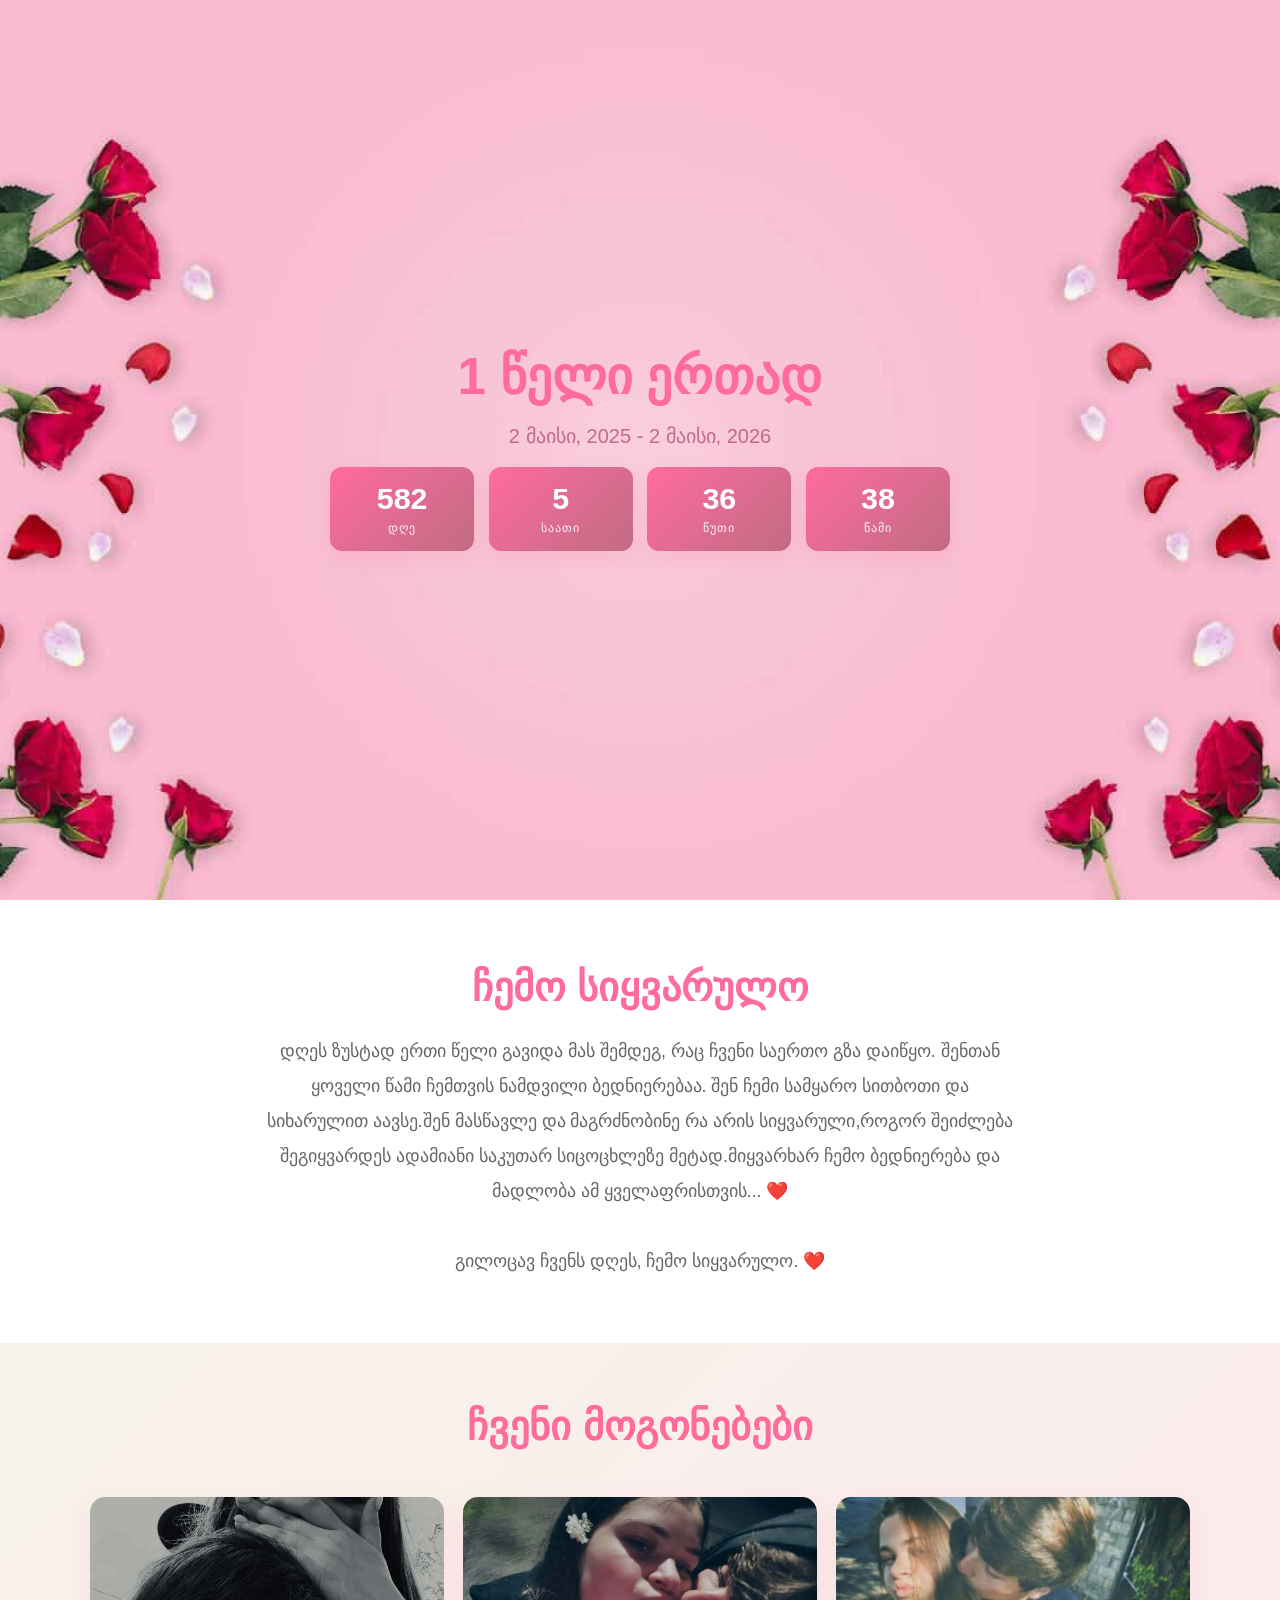
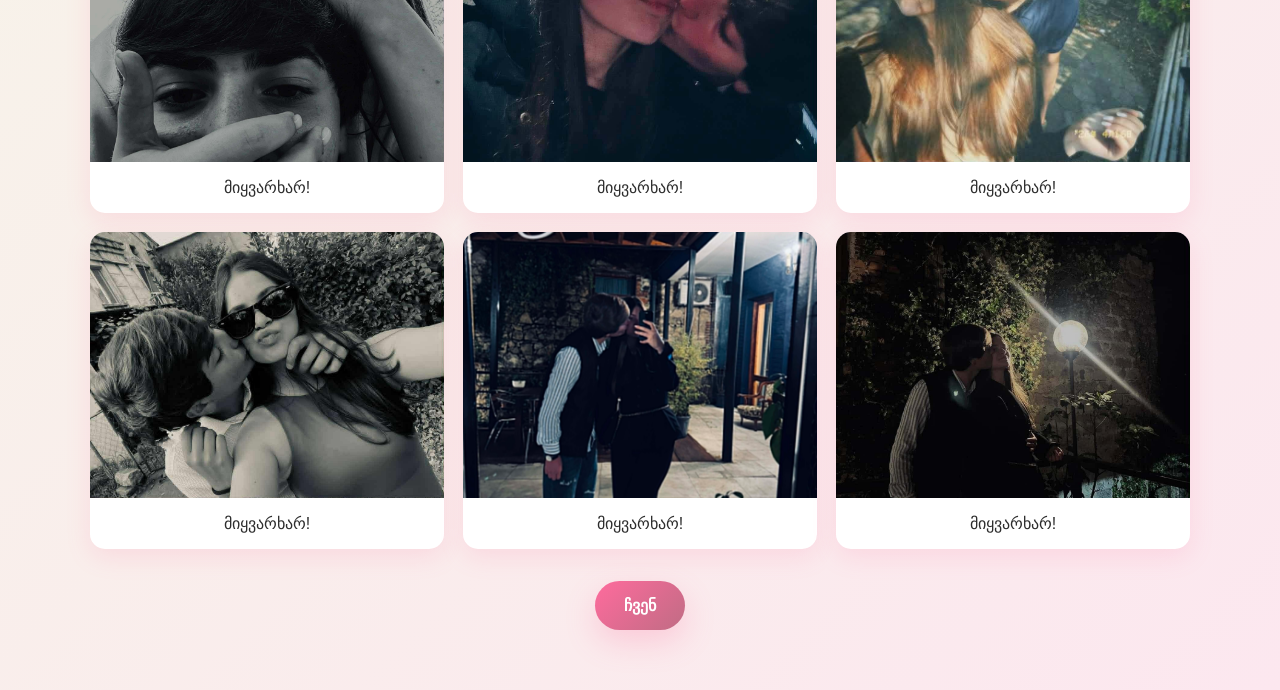
<file: anniversary.html>
<!DOCTYPE html>
<html lang="ka">
<head>
    <meta charset="UTF-8">
    <meta name="viewport" content="width=device-width, initial-scale=1.0">
    <title>ჩვენი სიყვარულის ისტორია - ერთად 1 წელი</title>
    <link rel="stylesheet" href="styles.css">
</head>
<body>
    <!-- Header / Hero -->
    <section class="hero">
        <div class="hero-left">
            <h1 class="title"> 1 წელი ერთად </h1>
            <p class="subtitle">2 მაისი, 2025 - 2 მაისი, 2026</p>

            <div class="elapsed-counter" aria-label="გასული დროის მთვლელი">
                <div class="counter-item">
                    <span class="counter-value" id="elapsed-days">0</span>
                    <p class="counter-label">დღე</p>
                </div>
                <div class="counter-item">
                    <span class="counter-value" id="elapsed-hours">0</span>
                    <p class="counter-label">საათი</p>
                </div>
                <div class="counter-item">
                    <span class="counter-value" id="elapsed-minutes">0</span>
                    <p class="counter-label">წუთი</p>
                </div>
                <div class="counter-item">
                    <span class="counter-value" id="elapsed-seconds">0</span>
                    <p class="counter-label">წამი</p>
                </div>
            </div>

        </div>
    </section>

    <!-- Special Message Section -->
    <section class="message-section">
        <h2>ჩემო სიყვარულო</h2>
        <p class="love-letter">
            დღეს ზუსტად ერთი წელი გავიდა მას შემდეგ, რაც ჩვენი საერთო გზა დაიწყო. შენთან ყოველი წამი ჩემთვის ნამდვილი ბედნიერებაა.
            შენ ჩემი სამყარო სითბოთი და სიხარულით აავსე.შენ მასწავლე და მაგრძნობინე რა არის სიყვარული,როგორ შეიძლება შეგიყვარდეს ადამიანი საკუთარ სიცოცხლეზე მეტად.მიყვარხარ ჩემო ბედნიერება და მადლობა ამ ყველაფრისთვის... ❤️
            <br><br>
            გილოცავ ჩვენს დღეს, ჩემო სიყვარულო. ❤️
        </p>
    </section>

    <!-- Photo Gallery Section -->
    <section class="gallery-section">
        <h2>ჩვენი მოგონებები</h2>
        <div class="gallery">
            <a href="photo-1.html" class="gallery-item">
                <img src="assets/photo1.jpg" class="gallery-photo">
                <p class="photo-caption">მიყვარხარ!</p>
            </a>
            <a href="photo-2.html" class="gallery-item">
                <img src="assets/photo2.jpg" class="gallery-photo">
                <p class="photo-caption">მიყვარხარ!</p>
            </a>
            <a href="photo-3.html" class="gallery-item">
                <img src="assets/photo3.jpg" class="gallery-photo">
                <p class="photo-caption">მიყვარხარ!</p>
            </a>
            <a href="photo-4.html" class="gallery-item">
                <img src="assets/photo4.jpg" class="gallery-photo">
                <p class="photo-caption">მიყვარხარ!</p>
            </a>
            <a href="photo-5.html" class="gallery-item">
                <img src="assets/photo5.jpg" class="gallery-photo">
                <p class="photo-caption">მიყვარხარ!</p>
            </a>
            <a href="photo-6.html" class="gallery-item">
                <img src="assets/photo6.jpg" class="gallery-photo">
                <p class="photo-caption">მიყვარხარ!</p>
            </a>
        </div>

        <div class="gallery-cta">
            <a href="we.html?play=1" class="gallery-button">ჩვენ</a>
        </div>
    </section>

    <!-- ✅ ONLY FIX: keep iPhone interaction alive -->
    <script>
    document.querySelector('.gallery-button')?.addEventListener('click', function(e) {
        e.preventDefault();

        // IMPORTANT: preserves user gesture for iPhone audio unlock
        setTimeout(() => {
            window.location.href = "we.html?play=1";
        }, 80);
    });
    </script>

    <script src="script.js"></script>
</body>
</html>
</file>
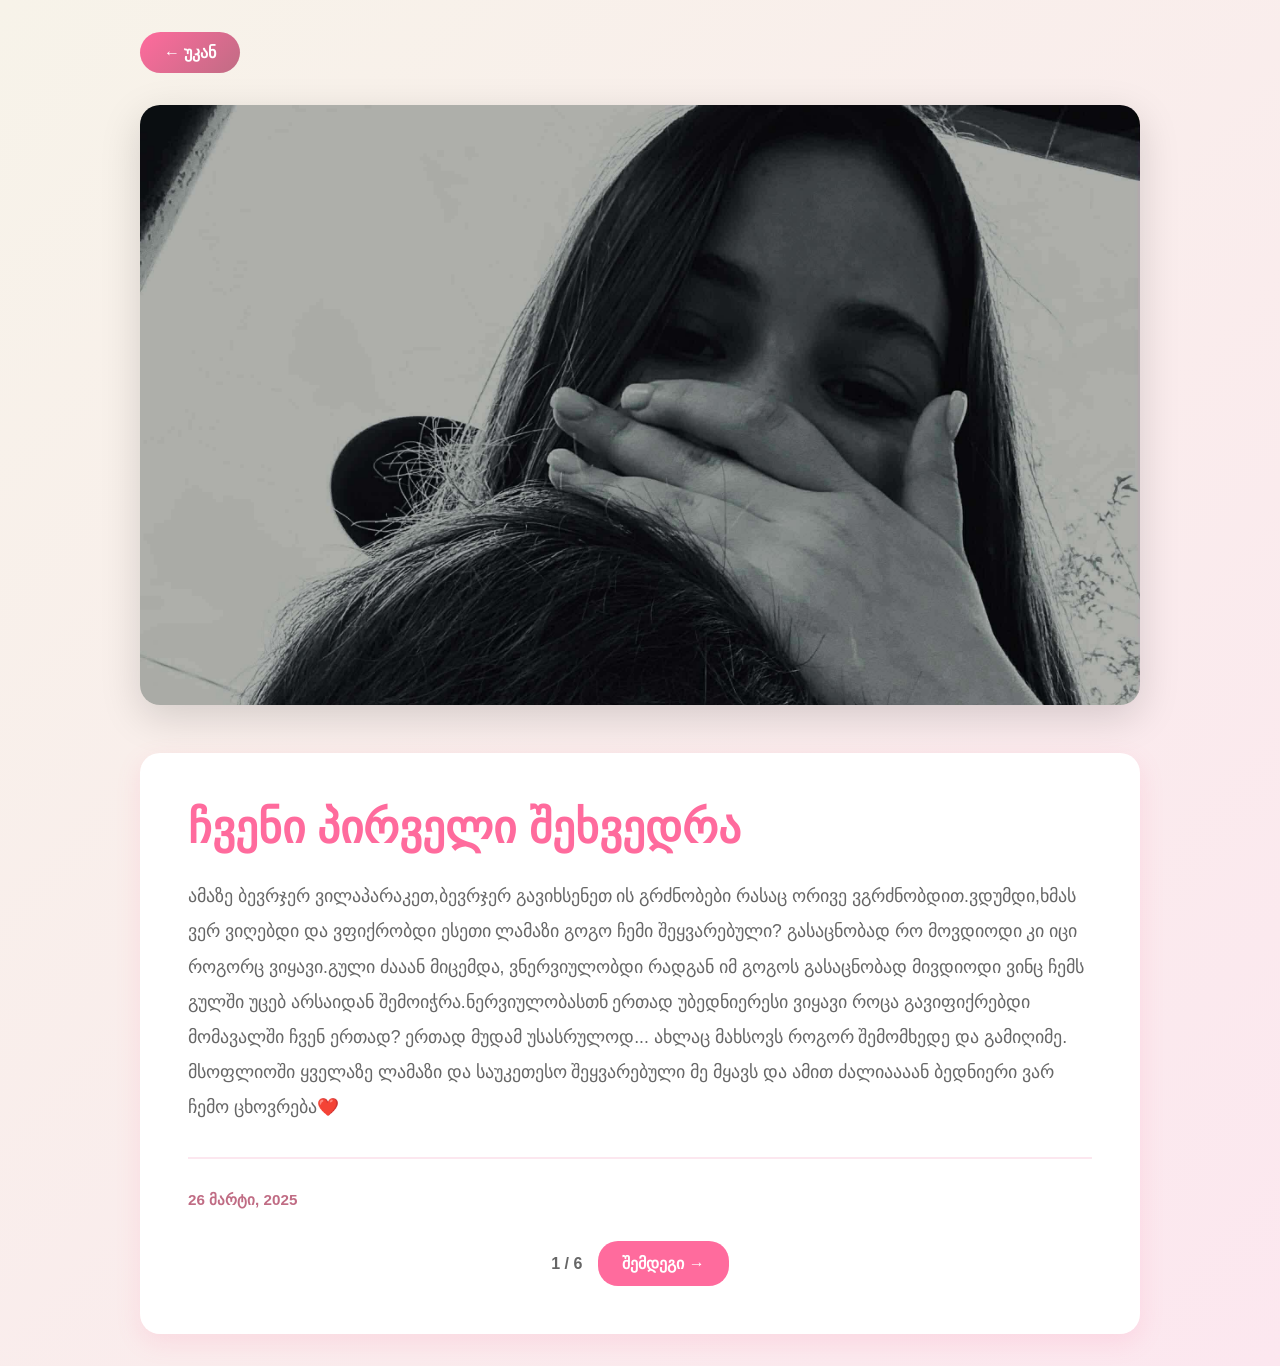
<file: photo-1.html>
<!DOCTYPE html>
<html lang="ka">
<head>
    <meta charset="UTF-8">
    <meta name="viewport" content="width=device-width, initial-scale=1.0">
    <title>ჩვენი პირველი შეხვედრა</title>
    <link rel="stylesheet" href="styles.css">
    <style>
        .photo-detail-section {
            min-height: 100vh;
            background: linear-gradient(135deg, #f7f3e9 0%, #fce7ef 100%);
            padding: 2rem;
        }

        .photo-detail-container {
            max-width: 1000px;
            margin: 0 auto;
        }

        .back-btn {
            display: inline-block;
            margin-bottom: 2rem;
            padding: 0.7rem 1.5rem;
            background: linear-gradient(135deg, #ff6b9d, #c06c84);
            color: white;
            text-decoration: none;
            border-radius: 25px;
            font-weight: 600;
            transition: all 0.3s ease;
        }

        .back-btn:hover {
            transform: translateX(-5px);
            box-shadow: 0 8px 20px rgba(255, 107, 157, 0.3);
        }

        .photo-banner {
            width: 100%;
            max-height: 600px;
            border-radius: 20px;
            overflow: hidden;
            box-shadow: 0 12px 40px rgba(0, 0, 0, 0.15);
            margin-bottom: 3rem;
            animation: fadeInUp 0.8s ease-out;
        }

        .photo-banner img {
            width: 100%;
            height: 100%;
            object-fit: cover;
            display: block;
        }

        .photo-text-section {
            background: white;
            padding: 3rem;
            border-radius: 20px;
            box-shadow: 0 8px 25px rgba(255, 107, 157, 0.15);
            animation: fadeInUp 0.8s ease-out 0.2s both;
        }

        .photo-text-section h1 {
            font-size: clamp(2rem, 5vw, 2.8rem);
            color: #ff6b9d;
            margin-bottom: 1.5rem;
            line-height: 1.2;
        }

        .photo-text-section p {
            font-size: 1.1rem;
            color: #666;
            line-height: 2;
            margin-bottom: 1.5rem;
        }

        .photo-text-section .date {
            color: #c06c84;
            font-weight: 600;
            font-size: 0.95rem;
            margin-top: 2rem;
            padding-top: 2rem;
            border-top: 2px solid #fce7ef;
        }

        .gallery-nav {
            display: flex;
            gap: 1rem;
            margin-top: 2rem;
            justify-content: center;
        }

        .nav-btn {
            padding: 0.8rem 1.5rem;
            background: #ff6b9d;
            color: white;
            border: none;
            border-radius: 20px;
            cursor: pointer;
            font-weight: 600;
            text-decoration: none;
            display: inline-block;
            transition: all 0.3s ease;
        }

        .nav-btn:hover {
            transform: translateY(-3px);
            box-shadow: 0 8px 20px rgba(255, 107, 157, 0.3);
        }

        .nav-btn:disabled {
            opacity: 0.5;
            cursor: not-allowed;
            transform: none;
        }

        @media (max-width: 768px) {
            .photo-detail-section {
                padding: 1rem;
            }

            .photo-text-section {
                padding: 1.5rem;
            }

            .photo-banner {
                max-height: 400px;
            }
        }
    </style>
</head>
<body>
    <section class="photo-detail-section">
        <div class="photo-detail-container">
            <a href="anniversary.html" class="back-btn">← უკან</a>

            <div class="photo-banner">
                <img src="assets/photo1.jpg" alt="ჩვენი პირველი შეხვედრა">
            </div>

            <div class="photo-text-section">
                <h1>ჩვენი პირველი შეხვედრა</h1>
                <p>ამაზე ბევრჯერ ვილაპარაკეთ,ბევრჯერ გავიხსენეთ ის გრძნობები რასაც ორივე ვგრძნობდით.ვდუმდი,ხმას ვერ ვიღებდი და ვფიქრობდი ესეთი ლამაზი გოგო ჩემი შეყვარებული? გასაცნობად რო მოვდიოდი კი იცი როგორც ვიყავი.გული ძააან მიცემდა, ვნერვიულობდი რადგან იმ გოგოს გასაცნობად მივდიოდი ვინც ჩემს გულში უცებ არსაიდან შემოიჭრა.ნერვიულობასთნ ერთად უბედნიერესი ვიყავი როცა გავიფიქრებდი მომავალში ჩვენ ერთად? ერთად მუდამ უსასრულოდ... ახლაც მახსოვს როგორ შემომხედე და გამიღიმე. მსოფლიოში ყველაზე ლამაზი და საუკეთესო შეყვარებული მე მყავს და ამით ძალიაააან ბედნიერი ვარ ჩემო ცხოვრება❤️</p>
                <div class="date">26 მარტი, 2025</div>

                <div class="gallery-nav">
                    <span style="align-self: center; color: #666; font-weight: 600;">1 / 6</span>
                    <a href="photo-2.html" class="nav-btn">შემდეგი →</a>
                </div>
            </div>
        </div>
    </section>
</body>
</html>
</file>
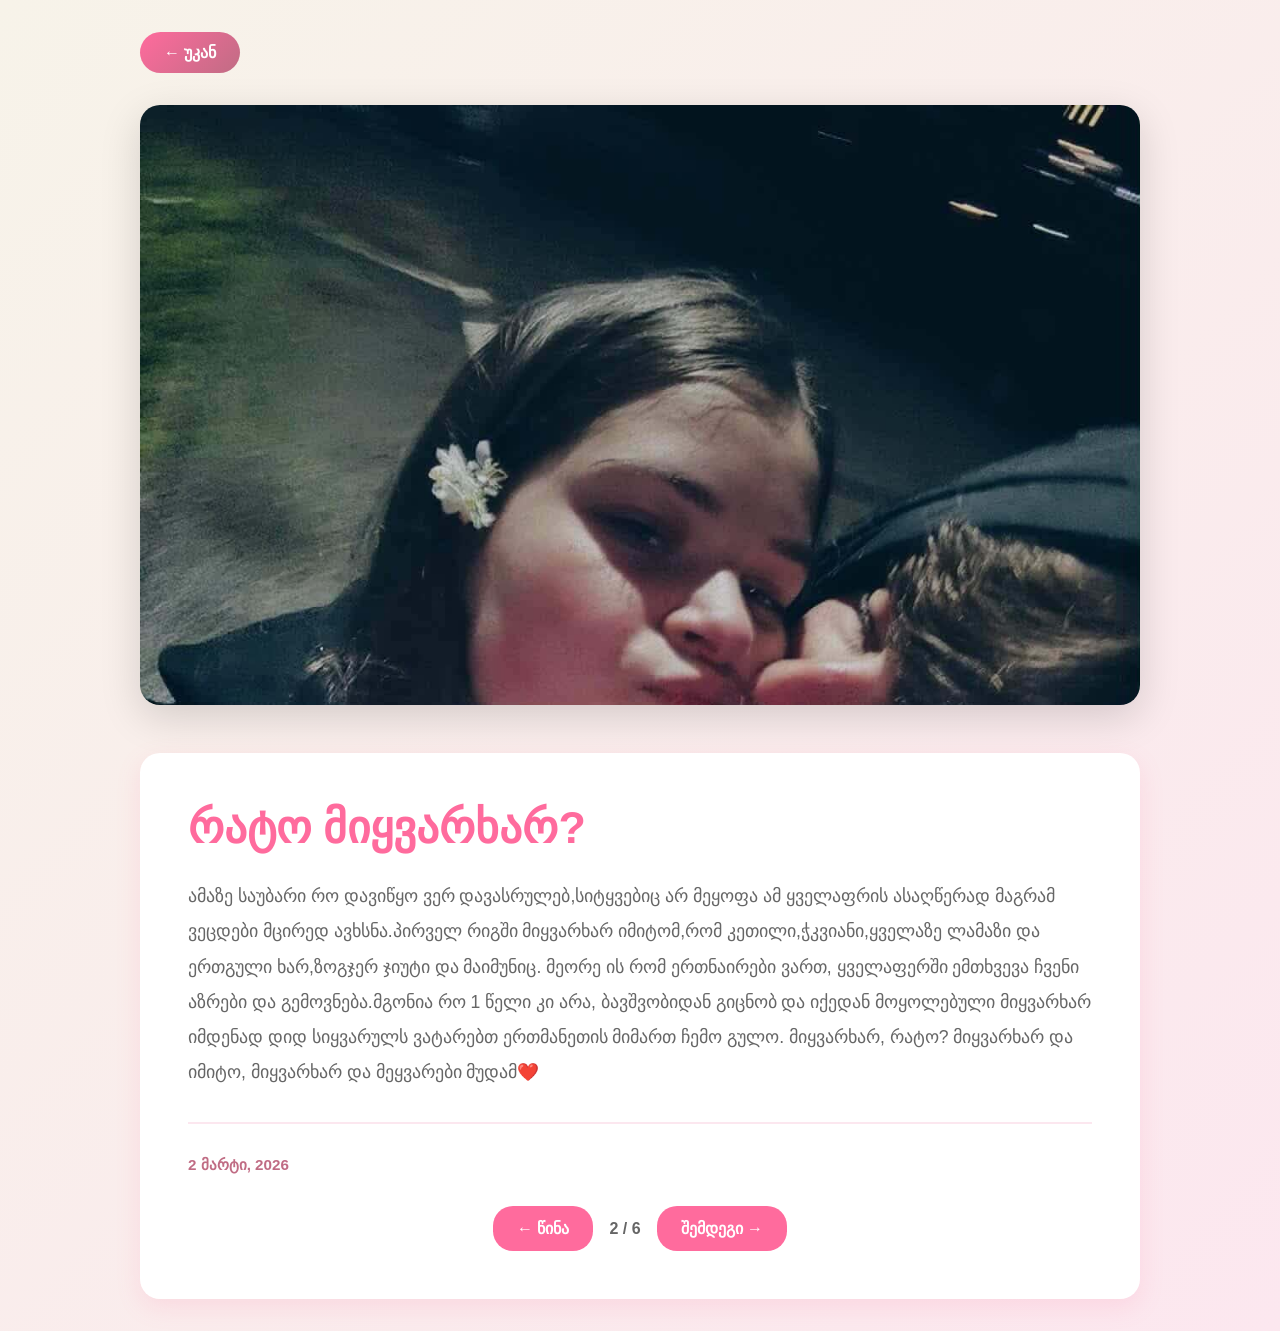
<file: photo-2.html>
<!DOCTYPE html>
<html lang="ka">
<head>
    <meta charset="UTF-8">
    <meta name="viewport" content="width=device-width, initial-scale=1.0">
    <title>თავგადასავლების დრო</title>
    <link rel="stylesheet" href="styles.css">
    <style>
        .photo-detail-section {
            min-height: 100vh;
            background: linear-gradient(135deg, #f7f3e9 0%, #fce7ef 100%);
            padding: 2rem;
        }

        .photo-detail-container {
            max-width: 1000px;
            margin: 0 auto;
        }

        .back-btn {
            display: inline-block;
            margin-bottom: 2rem;
            padding: 0.7rem 1.5rem;
            background: linear-gradient(135deg, #ff6b9d, #c06c84);
            color: white;
            text-decoration: none;
            border-radius: 25px;
            font-weight: 600;
            transition: all 0.3s ease;
        }

        .back-btn:hover {
            transform: translateX(-5px);
            box-shadow: 0 8px 20px rgba(255, 107, 157, 0.3);
        }

        .photo-banner {
            width: 100%;
            max-height: 600px;
            border-radius: 20px;
            overflow: hidden;
            box-shadow: 0 12px 40px rgba(0, 0, 0, 0.15);
            margin-bottom: 3rem;
            animation: fadeInUp 0.8s ease-out;
        }

        .photo-banner img {
            width: 100%;
            height: 100%;
            object-fit: cover;
            display: block;
        }

        .photo-text-section {
            background: white;
            padding: 3rem;
            border-radius: 20px;
            box-shadow: 0 8px 25px rgba(255, 107, 157, 0.15);
            animation: fadeInUp 0.8s ease-out 0.2s both;
        }

        .photo-text-section h1 {
            font-size: clamp(2rem, 5vw, 2.8rem);
            color: #ff6b9d;
            margin-bottom: 1.5rem;
            line-height: 1.2;
        }

        .photo-text-section p {
            font-size: 1.1rem;
            color: #666;
            line-height: 2;
            margin-bottom: 1.5rem;
        }

        .photo-text-section .date {
            color: #c06c84;
            font-weight: 600;
            font-size: 0.95rem;
            margin-top: 2rem;
            padding-top: 2rem;
            border-top: 2px solid #fce7ef;
        }

        .gallery-nav {
            display: flex;
            gap: 1rem;
            margin-top: 2rem;
            justify-content: center;
        }

        .nav-btn {
            padding: 0.8rem 1.5rem;
            background: #ff6b9d;
            color: white;
            border: none;
            border-radius: 20px;
            cursor: pointer;
            font-weight: 600;
            text-decoration: none;
            display: inline-block;
            transition: all 0.3s ease;
        }

        .nav-btn:hover {
            transform: translateY(-3px);
            box-shadow: 0 8px 20px rgba(255, 107, 157, 0.3);
        }

        @media (max-width: 768px) {
            .photo-detail-section {
                padding: 1rem;
            }

            .photo-text-section {
                padding: 1.5rem;
            }

            .photo-banner {
                max-height: 400px;
            }
        }
    </style>
</head>
<body>
    <section class="photo-detail-section">
        <div class="photo-detail-container">
            <a href="anniversary.html" class="back-btn">← უკან</a>

            <div class="photo-banner">
                <img src="assets/photo2.jpg" alt="თავგადასავლების დრო">
            </div>

            <div class="photo-text-section">
                <h1>რატო მიყვარხარ?</h1>
                <p>ამაზე საუბარი რო დავიწყო ვერ დავასრულებ,სიტყვებიც არ მეყოფა ამ ყველაფრის ასაღწერად მაგრამ ვეცდები მცირედ ავხსნა.პირველ რიგში მიყვარხარ იმიტომ,რომ კეთილი,ჭკვიანი,ყველაზე ლამაზი და ერთგული ხარ,ზოგჯერ ჯიუტი და მაიმუნიც. მეორე ის რომ ერთნაირები ვართ, ყველაფერში ემთხვევა ჩვენი აზრები და გემოვნება.მგონია რო 1 წელი კი არა, ბავშვობიდან გიცნობ და იქედან მოყოლებული მიყვარხარ იმდენად დიდ სიყვარულს ვატარებთ ერთმანეთის მიმართ ჩემო გულო. მიყვარხარ, რატო? მიყვარხარ და იმიტო, მიყვარხარ და მეყვარები მუდამ❤️</p>
                <div class="date">2 მარტი, 2026</div>

                <div class="gallery-nav">
                    <a href="photo-1.html" class="nav-btn">← წინა</a>
                    <span style="align-self: center; color: #666; font-weight: 600;">2 / 6</span>
                    <a href="photo-3.html" class="nav-btn">შემდეგი →</a>
                </div>
            </div>
        </div>
    </section>
</body>
</html>
</file>
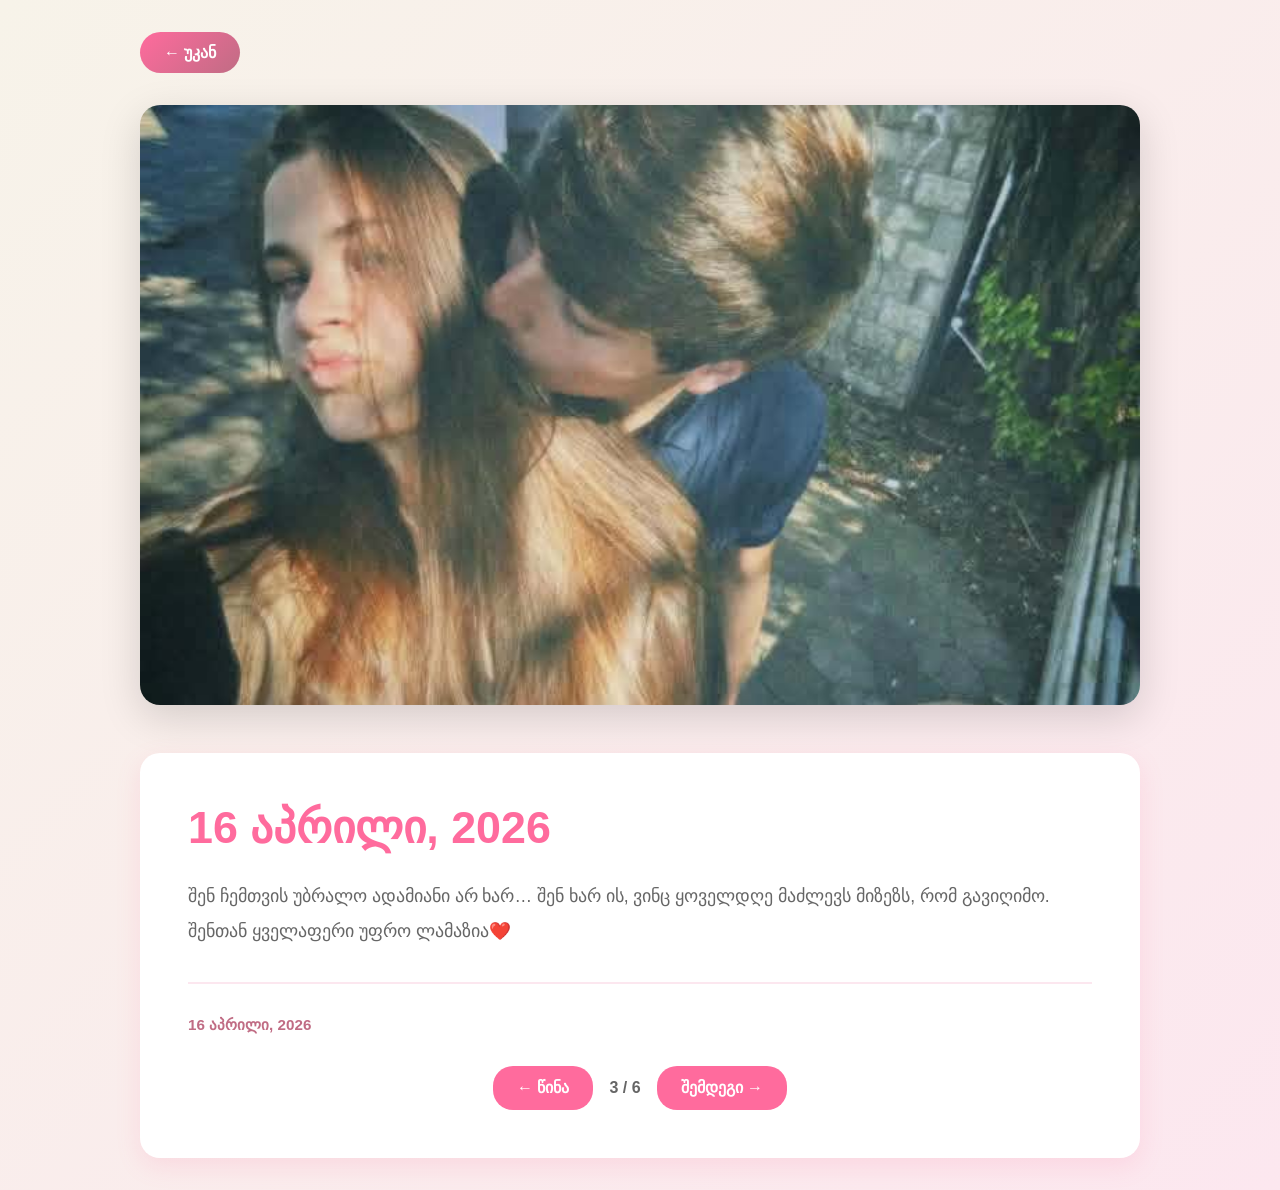
<file: photo-3.html>
<!DOCTYPE html>
<html lang="ka">
<head>
    <meta charset="UTF-8">
    <meta name="viewport" content="width=device-width, initial-scale=1.0">
    <title>სიცილი და სიყვარული</title>
    <link rel="stylesheet" href="styles.css">
    <style>
        .photo-detail-section {
            min-height: 100vh;
            background: linear-gradient(135deg, #f7f3e9 0%, #fce7ef 100%);
            padding: 2rem;
        }

        .photo-detail-container {
            max-width: 1000px;
            margin: 0 auto;
        }

        .back-btn {
            display: inline-block;
            margin-bottom: 2rem;
            padding: 0.7rem 1.5rem;
            background: linear-gradient(135deg, #ff6b9d, #c06c84);
            color: white;
            text-decoration: none;
            border-radius: 25px;
            font-weight: 600;
            transition: all 0.3s ease;
        }

        .back-btn:hover {
            transform: translateX(-5px);
            box-shadow: 0 8px 20px rgba(255, 107, 157, 0.3);
        }

        .photo-banner {
            width: 100%;
            max-height: 600px;
            border-radius: 20px;
            overflow: hidden;
            box-shadow: 0 12px 40px rgba(0, 0, 0, 0.15);
            margin-bottom: 3rem;
            animation: fadeInUp 0.8s ease-out;
        }

        .photo-banner img {
            width: 100%;
            height: 100%;
            object-fit: cover;
            display: block;
        }

        .photo-text-section {
            background: white;
            padding: 3rem;
            border-radius: 20px;
            box-shadow: 0 8px 25px rgba(255, 107, 157, 0.15);
            animation: fadeInUp 0.8s ease-out 0.2s both;
        }

        .photo-text-section h1 {
            font-size: clamp(2rem, 5vw, 2.8rem);
            color: #ff6b9d;
            margin-bottom: 1.5rem;
            line-height: 1.2;
        }

        .photo-text-section p {
            font-size: 1.1rem;
            color: #666;
            line-height: 2;
            margin-bottom: 1.5rem;
        }

        .photo-text-section .date {
            color: #c06c84;
            font-weight: 600;
            font-size: 0.95rem;
            margin-top: 2rem;
            padding-top: 2rem;
            border-top: 2px solid #fce7ef;
        }

        .gallery-nav {
            display: flex;
            gap: 1rem;
            margin-top: 2rem;
            justify-content: center;
        }

        .nav-btn {
            padding: 0.8rem 1.5rem;
            background: #ff6b9d;
            color: white;
            border: none;
            border-radius: 20px;
            cursor: pointer;
            font-weight: 600;
            text-decoration: none;
            display: inline-block;
            transition: all 0.3s ease;
        }

        .nav-btn:hover {
            transform: translateY(-3px);
            box-shadow: 0 8px 20px rgba(255, 107, 157, 0.3);
        }

        @media (max-width: 768px) {
            .photo-detail-section {
                padding: 1rem;
            }

            .photo-text-section {
                padding: 1.5rem;
            }

            .photo-banner {
                max-height: 400px;
            }
        }
    </style>
</head>
<body>
    <section class="photo-detail-section">
        <div class="photo-detail-container">
            <a href="anniversary.html" class="back-btn">← უკან</a>

            <div class="photo-banner">
                <img src="assets/photo3.jpg" alt="სიცილი და სიყვარული">
            </div>

            <div class="photo-text-section">
                <h1>16 აპრილი, 2026</h1>
                <p>შენ ჩემთვის უბრალო ადამიანი არ ხარ… შენ ხარ ის, ვინც ყოველდღე მაძლევს მიზეზს, რომ გავიღიმო. შენთან ყველაფერი უფრო ლამაზია❤️</p>
                <div class="date">16 აპრილი, 2026</div>

                <div class="gallery-nav">
                    <a href="photo-2.html" class="nav-btn">← წინა</a>
                    <span style="align-self: center; color: #666; font-weight: 600;">3 / 6</span>
                    <a href="photo-4.html" class="nav-btn">შემდეგი →</a>
                </div>
            </div>
        </div>
    </section>
</body>
</html>
</file>
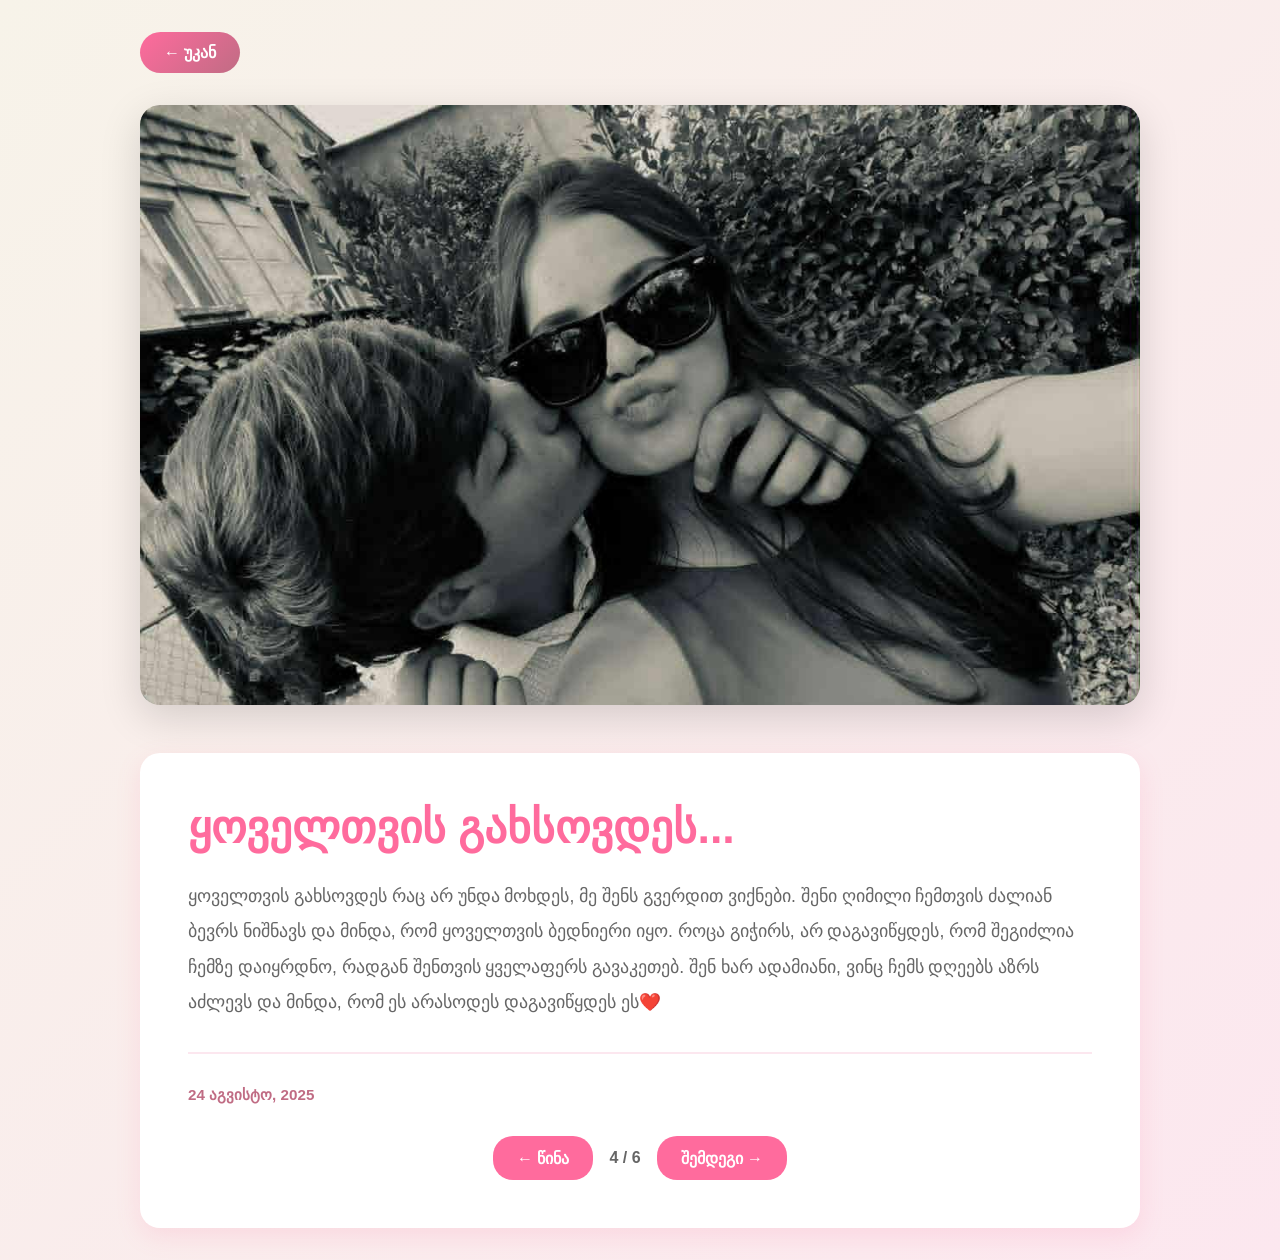
<file: photo-4.html>
<!DOCTYPE html>
<html lang="ka">
<head>
    <meta charset="UTF-8">
    <meta name="viewport" content="width=device-width, initial-scale=1.0">
    <title>განსაკუთრებული მომენტები</title>
    <link rel="stylesheet" href="styles.css">
    <style>
        .photo-detail-section {
            min-height: 100vh;
            background: linear-gradient(135deg, #f7f3e9 0%, #fce7ef 100%);
            padding: 2rem;
        }

        .photo-detail-container {
            max-width: 1000px;
            margin: 0 auto;
        }

        .back-btn {
            display: inline-block;
            margin-bottom: 2rem;
            padding: 0.7rem 1.5rem;
            background: linear-gradient(135deg, #ff6b9d, #c06c84);
            color: white;
            text-decoration: none;
            border-radius: 25px;
            font-weight: 600;
            transition: all 0.3s ease;
        }

        .back-btn:hover {
            transform: translateX(-5px);
            box-shadow: 0 8px 20px rgba(255, 107, 157, 0.3);
        }

        .photo-banner {
            width: 100%;
            max-height: 600px;
            border-radius: 20px;
            overflow: hidden;
            box-shadow: 0 12px 40px rgba(0, 0, 0, 0.15);
            margin-bottom: 3rem;
            animation: fadeInUp 0.8s ease-out;
        }

        .photo-banner img {
            width: 100%;
            height: 100%;
            object-fit: cover;
            display: block;
        }

        .photo-text-section {
            background: white;
            padding: 3rem;
            border-radius: 20px;
            box-shadow: 0 8px 25px rgba(255, 107, 157, 0.15);
            animation: fadeInUp 0.8s ease-out 0.2s both;
        }

        .photo-text-section h1 {
            font-size: clamp(2rem, 5vw, 2.8rem);
            color: #ff6b9d;
            margin-bottom: 1.5rem;
            line-height: 1.2;
        }

        .photo-text-section p {
            font-size: 1.1rem;
            color: #666;
            line-height: 2;
            margin-bottom: 1.5rem;
        }

        .photo-text-section .date {
            color: #c06c84;
            font-weight: 600;
            font-size: 0.95rem;
            margin-top: 2rem;
            padding-top: 2rem;
            border-top: 2px solid #fce7ef;
        }

        .gallery-nav {
            display: flex;
            gap: 1rem;
            margin-top: 2rem;
            justify-content: center;
        }

        .nav-btn {
            padding: 0.8rem 1.5rem;
            background: #ff6b9d;
            color: white;
            border: none;
            border-radius: 20px;
            cursor: pointer;
            font-weight: 600;
            text-decoration: none;
            display: inline-block;
            transition: all 0.3s ease;
        }

        .nav-btn:hover {
            transform: translateY(-3px);
            box-shadow: 0 8px 20px rgba(255, 107, 157, 0.3);
        }

        @media (max-width: 768px) {
            .photo-detail-section {
                padding: 1rem;
            }

            .photo-text-section {
                padding: 1.5rem;
            }

            .photo-banner {
                max-height: 400px;
            }
        }
    </style>
</head>
<body>
    <section class="photo-detail-section">
        <div class="photo-detail-container">
            <a href="anniversary.html" class="back-btn">← უკან</a>

            <div class="photo-banner">
                <img src="assets/photo4.jpg" alt="განსაკუთრებული მომენტები">
            </div>

            <div class="photo-text-section">
                <h1>ყოველთვის გახსოვდეს...</h1>
                <p>ყოველთვის გახსოვდეს რაც არ უნდა მოხდეს, მე შენს გვერდით ვიქნები. შენი ღიმილი ჩემთვის ძალიან ბევრს ნიშნავს და მინდა, რომ ყოველთვის ბედნიერი იყო. როცა გიჭირს, არ დაგავიწყდეს, რომ შეგიძლია ჩემზე დაიყრდნო, რადგან შენთვის ყველაფერს გავაკეთებ. შენ ხარ ადამიანი, ვინც ჩემს დღეებს აზრს აძლევს და მინდა, რომ ეს არასოდეს დაგავიწყდეს ეს❤️</p>
                <div class="date">24 აგვისტო, 2025</div>

                <div class="gallery-nav">
                    <a href="photo-3.html" class="nav-btn">← წინა</a>
                    <span style="align-self: center; color: #666; font-weight: 600;">4 / 6</span>
                    <a href="photo-5.html" class="nav-btn">შემდეგი →</a>
                </div>
            </div>
        </div>
    </section>
</body>
</html>
</file>
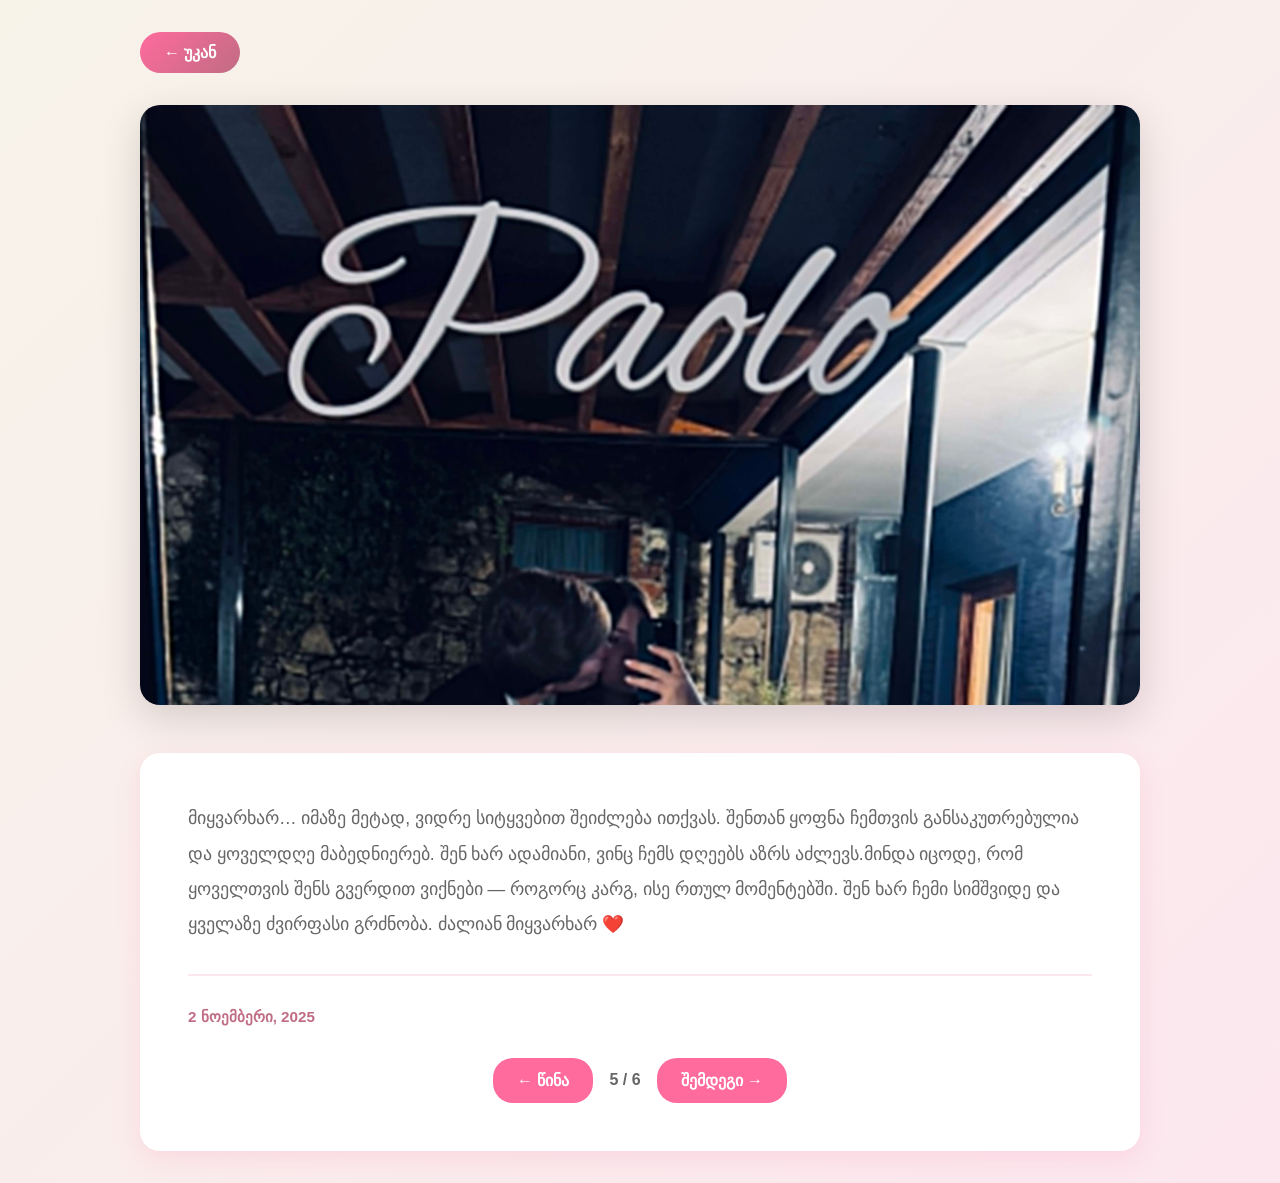
<file: photo-5.html>
<!DOCTYPE html>
<html lang="ka">
<head>
    <meta charset="UTF-8">
    <meta name="viewport" content="width=device-width, initial-scale=1.0">
    <title>ჩვენი ყოფილი მომენტი</title>
    <link rel="stylesheet" href="styles.css">
    <style>
        .photo-detail-section {
            min-height: 100vh;
            background: linear-gradient(135deg, #f7f3e9 0%, #fce7ef 100%);
            padding: 2rem;
        }

        .photo-detail-container {
            max-width: 1000px;
            margin: 0 auto;
        }

        .back-btn {
            display: inline-block;
            margin-bottom: 2rem;
            padding: 0.7rem 1.5rem;
            background: linear-gradient(135deg, #ff6b9d, #c06c84);
            color: white;
            text-decoration: none;
            border-radius: 25px;
            font-weight: 600;
            transition: all 0.3s ease;
        }

        .back-btn:hover {
            transform: translateX(-5px);
            box-shadow: 0 8px 20px rgba(255, 107, 157, 0.3);
        }

        .photo-banner {
            width: 100%;
            max-height: 600px;
            border-radius: 20px;
            overflow: hidden;
            box-shadow: 0 12px 40px rgba(0, 0, 0, 0.15);
            margin-bottom: 3rem;
            animation: fadeInUp 0.8s ease-out;
        }

        .photo-banner img {
            width: 100%;
            height: 100%;
            object-fit: cover;
            display: block;
        }

        .photo-text-section {
            background: white;
            padding: 3rem;
            border-radius: 20px;
            box-shadow: 0 8px 25px rgba(255, 107, 157, 0.15);
            animation: fadeInUp 0.8s ease-out 0.2s both;
        }

        .photo-text-section h1 {
            font-size: clamp(2rem, 5vw, 2.8rem);
            color: #ff6b9d;
            margin-bottom: 1.5rem;
            line-height: 1.2;
        }

        .photo-text-section p {
            font-size: 1.1rem;
            color: #666;
            line-height: 2;
            margin-bottom: 1.5rem;
        }

        .photo-text-section .date {
            color: #c06c84;
            font-weight: 600;
            font-size: 0.95rem;
            margin-top: 2rem;
            padding-top: 2rem;
            border-top: 2px solid #fce7ef;
        }

        .gallery-nav {
            display: flex;
            gap: 1rem;
            margin-top: 2rem;
            justify-content: center;
        }

        .nav-btn {
            padding: 0.8rem 1.5rem;
            background: #ff6b9d;
            color: white;
            border: none;
            border-radius: 20px;
            cursor: pointer;
            font-weight: 600;
            text-decoration: none;
            display: inline-block;
            transition: all 0.3s ease;
        }

        .nav-btn:hover {
            transform: translateY(-3px);
            box-shadow: 0 8px 20px rgba(255, 107, 157, 0.3);
        }

        @media (max-width: 768px) {
            .photo-detail-section {
                padding: 1rem;
            }

            .photo-text-section {
                padding: 1.5rem;
            }

            .photo-banner {
                max-height: 400px;
            }
        }
    </style>
</head>
<body>
    <section class="photo-detail-section">
        <div class="photo-detail-container">
            <a href="anniversary.html" class="back-btn">← უკან</a>

            <div class="photo-banner">
                <img src="assets/photo5.jpg" alt="ჩვენი ყოფილი მომენტი">
            </div>

            <div class="photo-text-section">
                <p>მიყვარხარ… იმაზე მეტად, ვიდრე სიტყვებით შეიძლება ითქვას. შენთან ყოფნა ჩემთვის განსაკუთრებულია და ყოველდღე მაბედნიერებ. შენ ხარ ადამიანი, ვინც ჩემს დღეებს აზრს აძლევს.მინდა იცოდე, რომ ყოველთვის შენს გვერდით ვიქნები — როგორც კარგ, ისე რთულ მომენტებში. შენ ხარ ჩემი სიმშვიდე და ყველაზე ძვირფასი გრძნობა. ძალიან მიყვარხარ ❤️</p>
                <div class="date">2 ნოემბერი, 2025</div>


                <div class="gallery-nav">
                    <a href="photo-4.html" class="nav-btn">← წინა</a>
                    <span style="align-self: center; color: #666; font-weight: 600;">5 / 6</span>
                    <a href="photo-6.html" class="nav-btn">შემდეგი →</a>
                </div>
            </div>
        </div>
    </section>
</body>
</html>
</file>
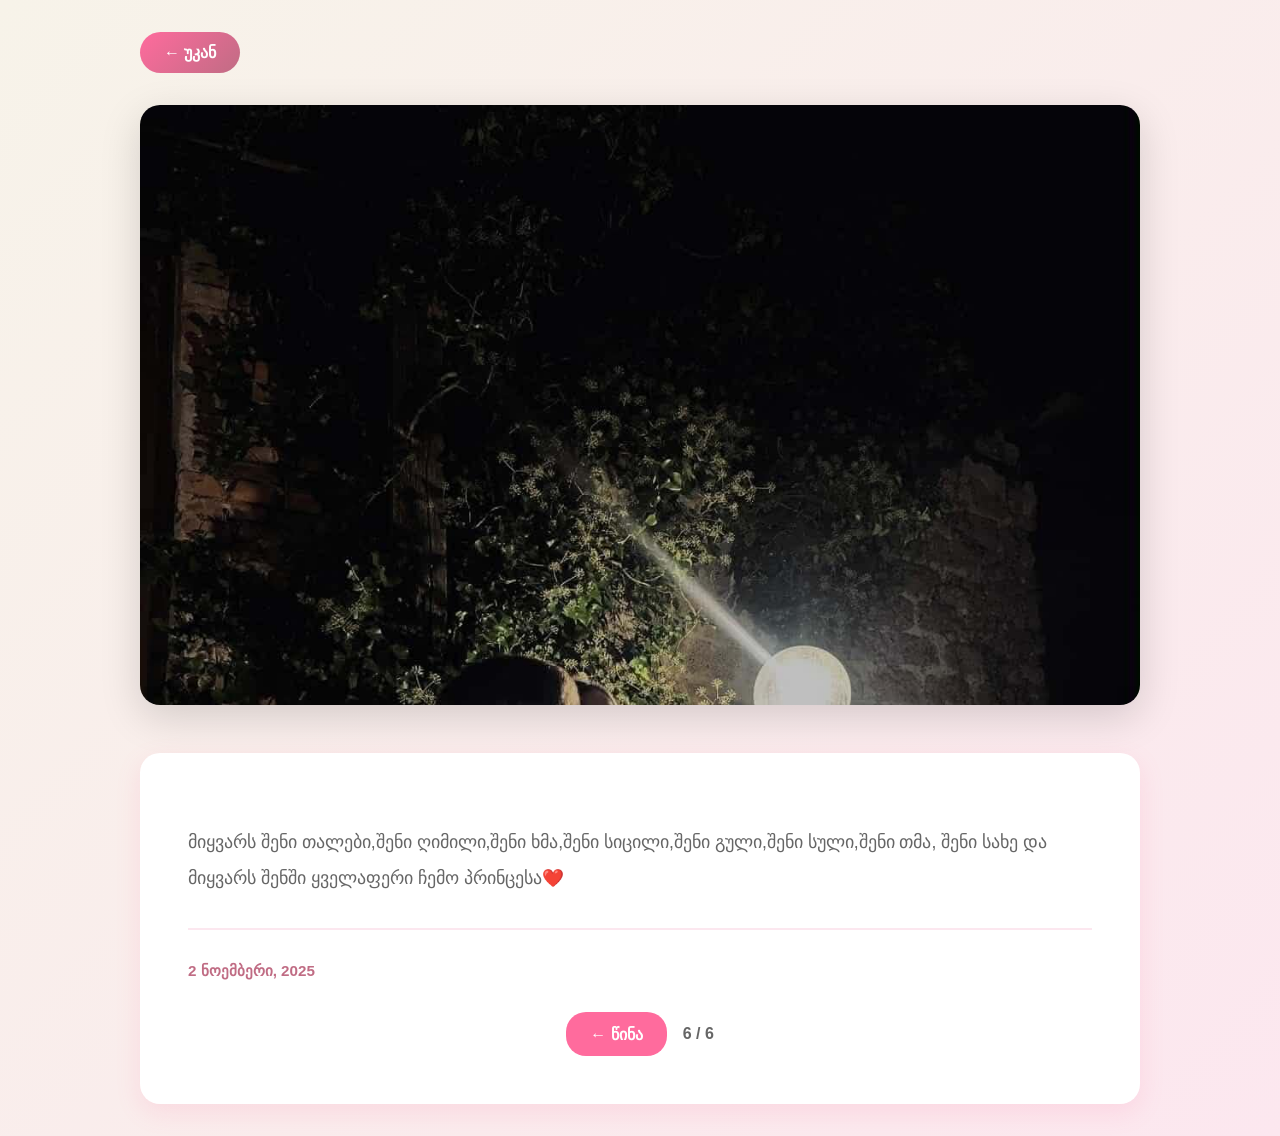
<file: photo-6.html>
<!DOCTYPE html>
<html lang="ka">
<head>
    <meta charset="UTF-8">
    <meta name="viewport" content="width=device-width, initial-scale=1.0">
    <title>ერთი კიდევ თავგადასავალი</title>
    <link rel="stylesheet" href="styles.css">
    <style>
        .photo-detail-section {
            min-height: 100vh;
            background: linear-gradient(135deg, #f7f3e9 0%, #fce7ef 100%);
            padding: 2rem;
        }

        .photo-detail-container {
            max-width: 1000px;
            margin: 0 auto;
        }

        .back-btn {
            display: inline-block;
            margin-bottom: 2rem;
            padding: 0.7rem 1.5rem;
            background: linear-gradient(135deg, #ff6b9d, #c06c84);
            color: white;
            text-decoration: none;
            border-radius: 25px;
            font-weight: 600;
            transition: all 0.3s ease;
        }

        .back-btn:hover {
            transform: translateX(-5px);
            box-shadow: 0 8px 20px rgba(255, 107, 157, 0.3);
        }

        .photo-banner {
            width: 100%;
            max-height: 600px;
            border-radius: 20px;
            overflow: hidden;
            box-shadow: 0 12px 40px rgba(0, 0, 0, 0.15);
            margin-bottom: 3rem;
            animation: fadeInUp 0.8s ease-out;
        }

        .photo-banner img {
            width: 100%;
            height: 100%;
            object-fit: cover;
            display: block;
        }

        .photo-text-section {
            background: white;
            padding: 3rem;
            border-radius: 20px;
            box-shadow: 0 8px 25px rgba(255, 107, 157, 0.15);
            animation: fadeInUp 0.8s ease-out 0.2s both;
        }

        .photo-text-section h1 {
            font-size: clamp(2rem, 5vw, 2.8rem);
            color: #ff6b9d;
            margin-bottom: 1.5rem;
            line-height: 1.2;
        }

        .photo-text-section p {
            font-size: 1.1rem;
            color: #666;
            line-height: 2;
            margin-bottom: 1.5rem;
        }

        .photo-text-section .date {
            color: #c06c84;
            font-weight: 600;
            font-size: 0.95rem;
            margin-top: 2rem;
            padding-top: 2rem;
            border-top: 2px solid #fce7ef;
        }

        .gallery-nav {
            display: flex;
            gap: 1rem;
            margin-top: 2rem;
            justify-content: center;
        }

        .nav-btn {
            padding: 0.8rem 1.5rem;
            background: #ff6b9d;
            color: white;
            border: none;
            border-radius: 20px;
            cursor: pointer;
            font-weight: 600;
            text-decoration: none;
            display: inline-block;
            transition: all 0.3s ease;
        }

        .nav-btn:hover {
            transform: translateY(-3px);
            box-shadow: 0 8px 20px rgba(255, 107, 157, 0.3);
        }

        @media (max-width: 768px) {
            .photo-detail-section {
                padding: 1rem;
            }

            .photo-text-section {
                padding: 1.5rem;
            }

            .photo-banner {
                max-height: 400px;
            }
        }
    </style>
</head>
<body>
    <section class="photo-detail-section">
        <div class="photo-detail-container">
            <a href="anniversary.html" class="back-btn">← უკან</a>

            <div class="photo-banner">
                <img src="assets/photo6.jpg" alt="ერთი კიდევ თავგადასავალი">
            </div>

            <div class="photo-text-section">
                <h1></h1>
                
                <p>მიყვარს შენი თალები,შენი ღიმილი,შენი ხმა,შენი სიცილი,შენი გული,შენი სული,შენი თმა, შენი სახე და მიყვარს შენში ყველაფერი ჩემო პრინცესა❤️</p>
                <div class="date">2 ნოემბერი, 2025</div>

                <div class="gallery-nav">
                    <a href="photo-5.html" class="nav-btn">← წინა</a>
                    <span style="align-self: center; color: #666; font-weight: 600;">6 / 6</span>
                </div>
            </div>
        </div>
    </section>
</body>
</html>
</file>
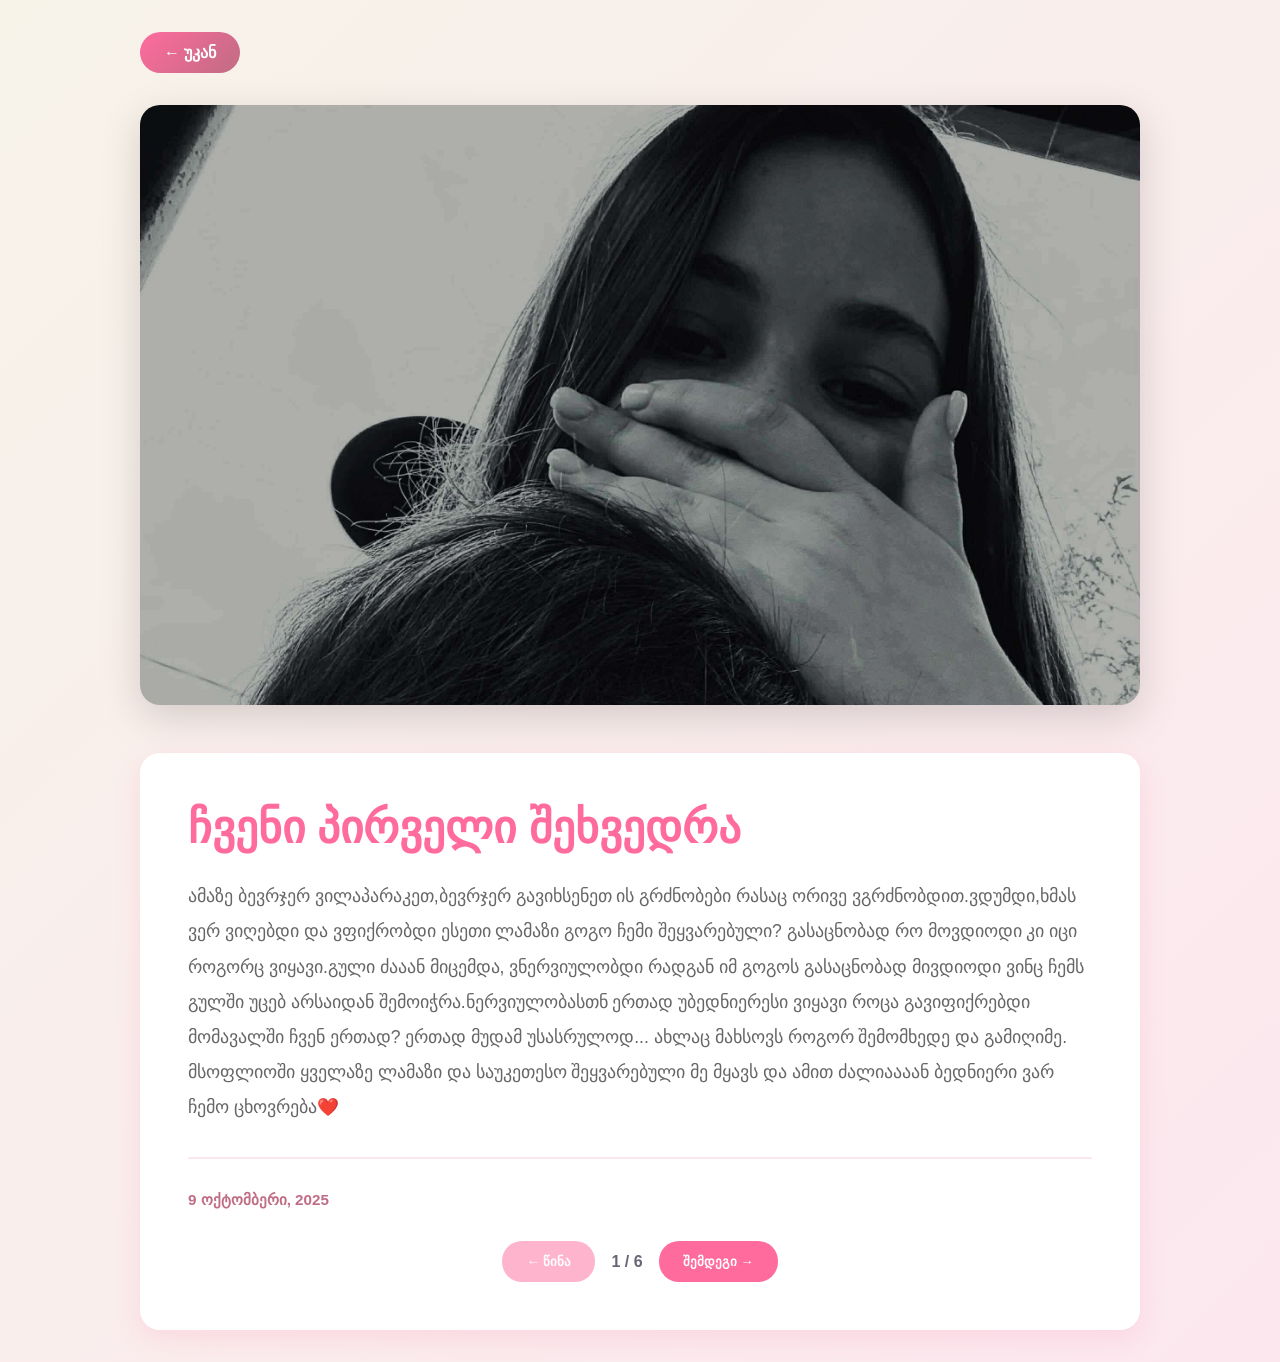
<file: photo-detail.html>
<!DOCTYPE html>
<html lang="ka">
<head>
    <meta charset="UTF-8">
    <meta name="viewport" content="width=device-width, initial-scale=1.0">
    <title>ფოტო დეტალი</title>
    <link rel="stylesheet" href="styles.css">
    <style>
        .photo-detail-section {
            min-height: 100vh;
            background: linear-gradient(135deg, #f7f3e9 0%, #fce7ef 100%);
            padding: 2rem;
        }

        .photo-detail-container {
            max-width: 1000px;
            margin: 0 auto;
        }

        .back-btn {
            display: inline-block;
            margin-bottom: 2rem;
            padding: 0.7rem 1.5rem;
            background: linear-gradient(135deg, #ff6b9d, #c06c84);
            color: white;
            text-decoration: none;
            border-radius: 25px;
            font-weight: 600;
            transition: all 0.3s ease;
        }

        .back-btn:hover {
            transform: translateX(-5px);
            box-shadow: 0 8px 20px rgba(255, 107, 157, 0.3);
        }

        .photo-banner {
            width: 100%;
            max-height: 600px;
            border-radius: 20px;
            overflow: hidden;
            box-shadow: 0 12px 40px rgba(0, 0, 0, 0.15);
            margin-bottom: 3rem;
            animation: fadeInUp 0.8s ease-out;
        }

        .photo-banner img {
            width: 100%;
            height: 100%;
            object-fit: cover;
            display: block;
        }

        .photo-text-section {
            background: white;
            padding: 3rem;
            border-radius: 20px;
            box-shadow: 0 8px 25px rgba(255, 107, 157, 0.15);
            animation: fadeInUp 0.8s ease-out 0.2s both;
        }

        .photo-text-section h1 {
            font-size: clamp(2rem, 5vw, 2.8rem);
            color: #ff6b9d;
            margin-bottom: 1.5rem;
            line-height: 1.2;
        }

        .photo-text-section p {
            font-size: 1.1rem;
            color: #666;
            line-height: 2;
            margin-bottom: 1.5rem;
        }

        .photo-text-section .date {
            color: #c06c84;
            font-weight: 600;
            font-size: 0.95rem;
            margin-top: 2rem;
            padding-top: 2rem;
            border-top: 2px solid #fce7ef;
        }

        .gallery-nav {
            display: flex;
            gap: 1rem;
            margin-top: 2rem;
            justify-content: center;
        }

        .nav-btn {
            padding: 0.8rem 1.5rem;
            background: #ff6b9d;
            color: white;
            border: none;
            border-radius: 20px;
            cursor: pointer;
            font-weight: 600;
            transition: all 0.3s ease;
        }

        .nav-btn:hover {
            transform: translateY(-3px);
            box-shadow: 0 8px 20px rgba(255, 107, 157, 0.3);
        }

        .nav-btn:disabled {
            opacity: 0.5;
            cursor: not-allowed;
            transform: none;
        }

        @media (max-width: 768px) {
            .photo-detail-section {
                padding: 1rem;
            }

            .photo-text-section {
                padding: 1.5rem;
            }

            .photo-banner {
                max-height: 400px;
            }
        }
    </style>
</head>
<body>
    <section class="photo-detail-section">
        <div class="photo-detail-container">
            <a href="anniversary.html" class="back-btn">← უკან</a>

            <div class="photo-banner">
                <img id="detailPhoto" src="assets/photo1.jpg" alt="ფოტო" class="photo-detail-image">
            </div>

            <div class="photo-text-section">
                <h1 id="photoTitle">ჩვენი პირველი შეხვედრა</h1>
                <p id="photoDescription">
                    ამაზე ბევრჯერ ვილაპარაკეთ,ბევრჯერ გავიხსენეთ ის გრძნობები რასაც ორივე ვგრძნობდით.ვდუმდი,ხმას ვერ ვიღებდი და ვფიქრობდი ესეთი ლამაზი გოგო ჩემი შეყვარებული? გასაცნობად რო მოვდიოდი კი იცი როგორც ვიყავი.გული ძააან მიცემდა, ვნერვიულობდი რადგან იმ გოგოს გასაცნობად მივდიოდი ვინც ჩემს გულში უცებ არსაიდან შემოიჭრა.ნერვიულობასთნ ერთად უბედნიერესი ვიყავი როცა გავიფიქრებდი მომავალში ჩვენ ერთად? ერთად მუდამ უსასრულოდ...! ახლაც მახსოვს როგორ შემომხედე და გამიღიმე. 
                    
                    მსოფლიოში ყველაზე ლამაზი და საუკეთესო შეყვარებული მე მყავს და ამით ძალიაააან ბედნიერი ვარ ჩემო ცხოვრება❤️
                </p>
                <div class="date" id="photoDate">9 ოქტომბერი, 2025</div>

                <div class="gallery-nav">
                    <button class="nav-btn" id="prevBtn" onclick="previousPhoto()">← წინა</button>
                    <span id="photoCounter" style="align-self: center; color: #667; font-weight: 600;">1 / 6</span>
                    <button class="nav-btn" id="nextBtn" onclick="nextPhoto()">შემდეგი →</button>
                </div>
            </div>
        </div>
    </section>

    <script>
        const photos = [
            {
                src: 'assets/photo1.jpg',
                title: 'ჩვენი პირველი შეხვედრა',
                description: 'ამაზე ბევრჯერ ვილაპარაკეთ,ბევრჯერ გავიხსენეთ ის გრძნობები რასაც ორივე ვგრძნობდით.ვდუმდი,ხმას ვერ ვიღებდი და ვფიქრობდი ესეთი ლამაზი გოგო ჩემი შეყვარებული? გასაცნობად რო მოვდიოდი კი იცი როგორც ვიყავი.გული ძააან მიცემდა, ვნერვიულობდი რადგან იმ გოგოს გასაცნობად მივდიოდი ვინც ჩემს გულში უცებ არსაიდან შემოიჭრა.ნერვიულობასთნ ერთად უბედნიერესი ვიყავი როცა გავიფიქრებდი მომავალში ჩვენ ერთად? ერთად მუდამ უსასრულოდ... ახლაც მახსოვს როგორ შემომხედე და გამიღიმე. მსოფლიოში ყველაზე ლამაზი და საუკეთესო შეყვარებული მე მყავს და ამით ძალიაააან ბედნიერი ვარ ჩემო ცხოვრება❤️',
                date: '9 ოქტომბერი, 2025'
            },
            {
                src: 'assets/photo2.jpg',
                title: 'რატო მიყვარხარ?',
                description: 'ამაზე საუბარი რო დავიწყო ვერ დავასრულებ,სიტყვებიც არ მეყოფა ამ ყველაფრის ასაღწერად მაგრამ ვეცდები მცირედ ავხსნა.პირველ რიგში მიყვარხარ იმიტომ,რომ კეთილი,ჭკვიანი,ყველაზე ლამაზი და ერთგული ხარ,ზოგჯერ ჯიუტი და მაიმუნიც. მეორე ის რომ ერთნაირები ვართ, ყველაფერში ემთხვევა ჩვენი აზრები და გემოვნება.მგონია რო 1 წელი კი არა, ბავშვობიდან გიცნობ და იქედან მოყოლებული მიყვარხარ იმდენად დიდ სიყვარულს ვატარებთ ერთმანეთის მიმართ ჩემო გულო. მიყვარხარ, რატო? მიყვარხარ და იმიტო, მიყვარხარ და მეყვარები მუდამ❤️',
                date: '2 მარტი, 2026'
            },
            {
                src: 'assets/photo3.jpg',
                description: 'შენ ჩემთვის უბრალო ადამიანი არ ხარ… შენ ხარ ის, ვინც ყოველდღე მაძლევს მიზეზს, რომ გავიღიმო. შენთან ყველაფერი უფრო ლამაზია❤️',
                date: '16 აპრილი, 2026'
            },
            {
                src: 'assets/photo4.jpg',
                title: 'ყოველთვის გახსოვდეს...',
                description: 'ყოველთვის გახსოვდეს რაც არ უნდა მოხდეს, მე შენს გვერდით ვიქნები. შენი ღიმილი ჩემთვის ძალიან ბევრს ნიშნავს და მინდა, რომ ყოველთვის ბედნიერი იყო. როცა გიჭირს, არ დაგავიწყდეს, რომ შეგიძლია ჩემზე დაიყრდნო, რადგან შენთვის ყველაფერს გავაკეთებ. შენ ხარ ადამიანი, ვინც ჩემს დღეებს აზრს აძლევს და მინდა, რომ ეს არასოდეს დაგავიწყდეს ეს❤️',
                date: '24 აგვისტო, 2025'
            },
            {
                src: 'assets/photo5.jpg',
                description: 'მიყვარხარ… იმაზე მეტად, ვიდრე სიტყვებით შეიძლება ითქვას. შენთან ყოფნა ჩემთვის განსაკუთრებულია და ყოველდღე მაბედნიერებ. შენ ხარ ადამიანი, ვინც ჩემს დღეებს აზრს აძლევს.მინდა იცოდე, რომ ყოველთვის შენს გვერდით ვიქნები — როგორც კარგ, ისე რთულ მომენტებში. შენ ხარ ჩემი სიმშვიდე და ყველაზე ძვირფასი გრძნობა. ძალიან მიყვარხარ ❤️',
                date: '2 ნოემბერი, 2025'
            },
            {
                src: 'assets/photo6.jpg',
                description: 'მიყვარს შენი თალები,შენი ღიმილი,შენი ხმა,შენი სიცილი,შენი გული,შენი სული,შენი თმა, შენი სახე და მიყვარს შენში ყველაფერი ჩემო პრინცესა❤️',
                date: '2 ნოემბერი, 2025'
            }
        ];

        let currentPhotoIndex = 0;

        function getPhotoIndexFromURL() {
            const params = new URLSearchParams(window.location.search);
            return parseInt(params.get('id')) || 0;
        }

        function displayPhoto(index) {
            const photo = photos[index];
            document.getElementById('detailPhoto').src = photo.src;
            document.getElementById('photoTitle').textContent = photo.title;
            document.getElementById('photoDescription').textContent = photo.description;
            document.getElementById('photoDate').textContent = photo.date;
            document.getElementById('photoCounter').textContent = (index + 1) + ' / ' + photos.length;

            // Update button states
            document.getElementById('prevBtn').disabled = index === 0;
            document.getElementById('nextBtn').disabled = index === photos.length - 1;

            currentPhotoIndex = index;
        }

        function nextPhoto() {
            if (currentPhotoIndex < photos.length - 1) {
                displayPhoto(currentPhotoIndex + 1);
            }
        }

        function previousPhoto() {
            if (currentPhotoIndex > 0) {
                displayPhoto(currentPhotoIndex - 1);
            }
        }

        // Initialize on page load
        window.addEventListener('load', () => {
            const index = getPhotoIndexFromURL();
            displayPhoto(index);
        });
    </script>
</body>
</html>
</file>
<file: styles.css>
* {
    margin: 0;
    padding: 0;
    box-sizing: border-box;
}

:root {
    --primary-color: #ff6b9d;
    --secondary-color: #c06c84;
    --accent-color: #6c5b7b;
    --light-bg: #f7f3e9;
    --text-dark: #2d2d2d;
    --text-light: #666;
}

html {
    scroll-behavior: smooth;
}

body {
    font-family: 'Segoe UI', Tahoma, Geneva, Verdana, sans-serif;
    background: linear-gradient(135deg, #f7f3e9 0%, #fce7ef 100%);
    color: var(--text-dark);
    overflow-x: hidden;
}

/* Hero Section */
.hero {
    min-height: 100vh;
    display: block;
    background: url('assets/image.png');
    background-size: cover;
    background-position: center;
    background-attachment: fixed;
    position: relative;
    overflow: hidden;
}

.hero-left {
    min-height: 100vh;
    padding: 5rem 3rem;
    display: flex;
    flex-direction: column;
    justify-content: center;
    align-items: center;
    text-align: center;
    gap: 1.2rem;
    animation: fadeInUp 0.8s ease-out;
}

.title {
    font-size: clamp(2.1rem, 4.5vw, 3.2rem);
    font-weight: 700;
    color: var(--primary-color);
    line-height: 1.1;
    animation: fadeInUp 0.8s ease-out, float 3s ease-in-out infinite;
    animation-delay: 0.1s, 2.5s;
}

.subtitle {
    font-size: clamp(1rem, 2vw, 1.25rem);
    color: var(--secondary-color);
    font-weight: 500;
    animation: fadeInUp 0.9s ease-out 0.2s both;
    transition: all 0.3s ease;
}

.subtitle:hover {
    color: var(--primary-color);
    transform: scale(1.05);
}

.elapsed-counter {
    display: grid;
    grid-template-columns: repeat(4, minmax(90px, 1fr));
    gap: 0.9rem;
    width: min(100%, 620px);
}

.counter-item {
    background: linear-gradient(135deg, var(--primary-color), var(--secondary-color));
    padding: 1rem 0.7rem;
    border-radius: 12px;
    box-shadow: 0 8px 20px rgba(255, 107, 157, 0.18);
    text-align: center;
    animation: scaleIn 0.6s ease-out backwards;
    transition: all 0.3s cubic-bezier(0.34, 1.56, 0.64, 1);
    cursor: pointer;
}

.counter-item:nth-child(1) { animation-delay: 0.3s; }
.counter-item:nth-child(2) { animation-delay: 0.4s; }
.counter-item:nth-child(3) { animation-delay: 0.5s; }
.counter-item:nth-child(4) { animation-delay: 0.6s; }

.counter-item:hover {
    transform: translateY(-8px) scale(1.08);
    box-shadow: 0 16px 40px rgba(255, 107, 157, 0.4);
}

.counter-value {
    display: block;
    font-size: 1.9rem;
    font-weight: bold;
    color: white;
    line-height: 1;
    animation: pulse 2s ease-in-out infinite;
    animation-delay: inherit;
}

.counter-label {
    color: rgba(255, 255, 255, 0.9);
    font-size: 0.78rem;
    text-transform: uppercase;
    letter-spacing: 1px;
    margin-top: 0.4rem;
}

.time-since-text {
    color: var(--text-light);
    font-size: 1rem;
    font-weight: 500;
}

@keyframes fadeInUp {
    from {
        opacity: 0;
        transform: translateY(30px);
    }
    to {
        opacity: 1;
        transform: translateY(0);
    }
}

@keyframes glow {
    0%, 100% {
        box-shadow: 0 8px 20px rgba(255, 107, 157, 0.18);
    }
    50% {
        box-shadow: 0 12px 30px rgba(255, 107, 157, 0.35);
    }
}

@keyframes float {
    0%, 100% {
        transform: translateY(0);
    }
    50% {
        transform: translateY(-8px);
    }
}

@keyframes slideInFromLeft {
    from {
        opacity: 0;
        transform: translateX(-50px);
    }
    to {
        opacity: 1;
        transform: translateX(0);
    }
}

@keyframes slideInFromRight {
    from {
        opacity: 0;
        transform: translateX(50px);
    }
    to {
        opacity: 1;
        transform: translateX(0);
    }
}

@keyframes scaleIn {
    from {
        opacity: 0;
        transform: scale(0.95);
    }
    to {
        opacity: 1;
        transform: scale(1);
    }
}

@keyframes pulse {
    0%, 100% {
        opacity: 1;
    }
    50% {
        opacity: 0.7;
    }
}

@keyframes shimmer {
    0% {
        background-position: -1000px 0;
    }
    100% {
        background-position: 1000px 0;
    }
}

/* Message Section */
.message-section {
    padding: 64px 20px;
    background: white;
    text-align: center;
}

.message-section h2 {
    font-size: clamp(2rem, 4vw, 2.5rem);
    color: var(--primary-color);
    margin-bottom: 1.5rem;
    animation: slideInFromLeft 0.8s ease-out 0.2s both;
    transition: all 0.3s ease;
}

.message-section h2:hover {
    transform: translateX(10px);
    text-shadow: 0 4px 15px rgba(255, 107, 157, 0.2);
}

.love-letter {
    max-width: 760px;
    margin: 0 auto;
    color: var(--text-light);
    line-height: 1.95;
    font-size: clamp(1rem, 2vw, 1.12rem);
    animation: fadeInUp 1s ease-out 0.3s both;
    transition: all 0.3s ease;
}

.love-letter:hover {
    color: var(--text-dark);
}

/* Gallery Section */
.gallery-section {
    padding: 60px 20px;
    background: linear-gradient(135deg, #f7f3e9 0%, #fce7ef 100%);
    text-align: center;
}

.gallery-section h2 {
    font-size: 2.5rem;
    color: var(--primary-color);
    margin-bottom: 3rem;
    animation: slideInFromRight 0.8s ease-out 0.2s both;
    transition: all 0.3s ease;
}

.gallery-section h2:hover {
    transform: translateX(-10px);
    text-shadow: 0 4px 15px rgba(255, 107, 157, 0.2);
}

.gallery {
    display: grid;
    grid-template-columns: repeat(3, minmax(0, 1fr));
    gap: 1.2rem;
    max-width: 1100px;
    margin: 0 auto;
}

.gallery-cta {
    display: flex;
    justify-content: center;
    margin-top: 2rem;
}

.gallery-button {
    display: inline-flex;
    align-items: center;
    justify-content: center;
    padding: 0.95rem 1.8rem;
    background: linear-gradient(135deg, var(--primary-color), var(--secondary-color));
    color: white;
    text-decoration: none;
    border-radius: 999px;
    font-weight: 700;
    box-shadow: 0 12px 30px rgba(255, 107, 157, 0.25);
    transition: transform 0.3s ease, box-shadow 0.3s ease, opacity 0.3s ease;
}

.gallery-button:hover,
.gallery-button:focus-visible {
    transform: translateY(-2px);
    box-shadow: 0 18px 40px rgba(255, 107, 157, 0.35);
    opacity: 0.96;
}

.gallery-item {
    background: white;
    border-radius: 15px;
    overflow: hidden;
    box-shadow: 0 8px 25px rgba(255, 107, 157, 0.15);
    transition: all 0.4s cubic-bezier(0.34, 1.56, 0.64, 1);
    cursor: pointer;
    animation: fadeInUp 0.8s ease-out backwards;
    position: relative;
    display: block;
    text-decoration: none;
}

.gallery-item:nth-child(1) { animation-delay: 0.2s; }
.gallery-item:nth-child(2) { animation-delay: 0.3s; }
.gallery-item:nth-child(3) { animation-delay: 0.4s; }
.gallery-item:nth-child(4) { animation-delay: 0.5s; }
.gallery-item:nth-child(5) { animation-delay: 0.6s; }
.gallery-item:nth-child(6) { animation-delay: 0.7s; }

.gallery-item:hover {
    transform: translateY(-12px) scale(1.02);
    box-shadow: 0 20px 50px rgba(255, 107, 157, 0.35);
}

.gallery-item::after {
    content: '';
    position: absolute;
    top: 0;
    left: -100%;
    width: 100%;
    height: 100%;
    background: linear-gradient(90deg, transparent, rgba(255, 255, 255, 0.3), transparent);
    transition: left 0.5s ease;
}

.gallery-item:hover::after {
    left: 100%;
}

.gallery-photo {
    width: 100%;
    aspect-ratio: 4 / 3;
    object-fit: cover;
    display: block;
    transition: transform 0.5s cubic-bezier(0.34, 1.56, 0.64, 1);
}

.gallery-item:hover .gallery-photo {
    transform: scale(1.08);
}

.photo-caption {
    padding: 1rem;
    color: var(--text-dark);
    font-weight: 500;
    transition: all 0.3s ease;
}

.gallery-item:hover .photo-caption {
    background: linear-gradient(135deg, rgba(255, 107, 157, 0.1), rgba(192, 108, 132, 0.1));
    color: var(--primary-color);
}

/* Video Gallery Section */
.video-gallery {
    display: grid;
    grid-template-columns: repeat(auto-fit, minmax(300px, 1fr));
    gap: 1.2rem;
    max-width: 1100px;
    margin: 0 auto;
}

.video-item {
    background: white;
    border-radius: 15px;
    overflow: hidden;
    box-shadow: 0 8px 25px rgba(255, 107, 157, 0.15);
    transition: all 0.4s cubic-bezier(0.34, 1.56, 0.64, 1);
    animation: fadeInUp 0.8s ease-out backwards;
    position: relative;
}

.video-item:nth-child(1) { animation-delay: 0.2s; }
.video-item:nth-child(2) { animation-delay: 0.3s; }

.video-item:hover {
    transform: translateY(-12px) scale(1.02);
    box-shadow: 0 20px 50px rgba(255, 107, 157, 0.35);
}

.video-item::after {
    content: '';
    position: absolute;
    top: 0;
    left: -100%;
    width: 100%;
    height: 100%;
    background: linear-gradient(90deg, transparent, rgba(255, 255, 255, 0.3), transparent);
    transition: left 0.5s ease;
}

.video-item:hover::after {
    left: 100%;
}

.video-card {
    width: 100%;
    aspect-ratio: 4 / 3;
    object-fit: cover;
    display: block;
    transition: transform 0.5s cubic-bezier(0.34, 1.56, 0.64, 1);
}

.video-item:hover .video-card {
    transform: scale(1.08);
}

.video-caption {
    padding: 1rem;
    color: var(--text-dark);
    font-weight: 500;
    transition: all 0.3s ease;
}

.video-item:hover .video-caption {
    background: linear-gradient(135deg, rgba(255, 107, 157, 0.1), rgba(192, 108, 132, 0.1));
    color: var(--primary-color);
}

/* Envelope Section */
.envelope-section {
    padding: 40px 20px;
    text-align: center;
    background: linear-gradient(135deg, #fff3f8 0%, #fbe4f0 100%);
}

.envelope-section h2 {
    font-size: 2.2rem;
    color: var(--primary-color);
    margin-bottom: 2rem;
    animation: fadeInUp 0.8s ease-out;
}

.envelope-container {
    display: flex;
    justify-content: center;
    align-items: center;
    min-height: 300px;
}

.envelope {
    position: relative;
    width: 300px;
    height: 200px;
    background: linear-gradient(135deg, #f8f9fa 0%, #e9ecef 100%);
    border-radius: 8px;
    box-shadow: 0 8px 25px rgba(0, 0, 0, 0.15);
    cursor: pointer;
    transition: all 0.5s ease;
    transform-style: preserve-3d;
}

.envelope:hover {
    transform: translateY(-5px);
    box-shadow: 0 15px 35px rgba(0, 0, 0, 0.2);
}

.envelope-flap {
    position: absolute;
    top: 0;
    left: 0;
    width: 100%;
    height: 50%;
    background: linear-gradient(135deg, var(--primary-color) 0%, var(--secondary-color) 100%);
    clip-path: polygon(0 0, 100% 0, 85% 100%, 15% 100%);
    transition: all 0.5s ease;
    z-index: 2;
}

.envelope.open .envelope-flap {
    transform: rotateX(-180deg) translateY(-20px);
    transform-origin: top;
}

.envelope-body {
    position: absolute;
    bottom: 0;
    left: 0;
    width: 100%;
    height: 70%;
    background: #f8f9fa;
    border-radius: 0 0 8px 8px;
    border-top: 2px solid #dee2e6;
}

.letter {
    position: absolute;
    top: 20px;
    left: 50%;
    transform: translateX(-50%);
    width: 250px;
    height: 230px;
    background: white;
    border-radius: 4px;
    box-shadow: 0 4px 15px rgba(0, 0, 0, 0.1);
    opacity: 0;
    transform: translateX(-50%) translateY(20px) scale(0.8);
    transition: all 0.5s ease;
    z-index: 1;
    overflow: hidden;
}

.envelope.open .letter {
    opacity: 1;
    transform: translateX(-50%) translateY(-20px) scale(1);
}

.letter-content {
    padding: 20px;
    text-align: center;
    color: var(--text-dark);
}

.letter-content h3 {
    color: var(--primary-color);
    margin-bottom: 1rem;
    font-size: 1.2rem;
}

.letter-content p {
    font-size: 0.9rem;
    line-height: 1.6;
    margin: 0;
}


/* წერილის შიგთავსი */
.letter-content h3 {
    font-family: 'Georgia', serif;
    color: var(--secondary);
    border-bottom: 1px solid #eee;
    padding-bottom: 10px;
    margin-bottom: 15px;
}

.letter-content p {
    font-style: italic;
    color: #444;
    line-height: 1.8;
}



.we-header {
    padding: 40px 20px 10px;
    text-align: center;
    background: rgba(255, 255, 255, 0.9);
    backdrop-filter: blur(10px);
}

.we-header .back-link {
    display: inline-block;
    margin-bottom: 1rem;
    color: var(--accent-color);
    text-decoration: none;
    font-weight: 600;
}

.we-title {
    font-size: clamp(2.5rem, 6vw, 4rem);
    color: var(--primary-color);
    letter-spacing: 1px;
}

.we-subtitle {
    font-size: 1rem;
    color: var(--text-light);
    margin-top: 0.5rem;
}

.heart-stage {
    position: relative;
    padding: 60px 20px;
    background: linear-gradient(135deg, #fff3f8 0%, #fbe4f0 100%);
    display: grid;
    place-items: center;
}

.heart-grid {
    width: min(1000px, 100%);
    display: grid;
    grid-template-columns: repeat(5, minmax(0, 1fr));
    gap: 1rem;
    justify-items: center;
    align-items: center;
    position: relative;
    z-index: 1;
}

.heart-spacer {
    width: 100%;
    height: 0;
}

.heart-item {
    width: 100%;
    aspect-ratio: 1 / 1;
    overflow: hidden;
    border-radius: 24px;
    box-shadow: 0 10px 30px rgba(255, 107, 157, 0.16);
    border: 4px solid rgba(255, 255, 255, 0.9);
}

.heart-item img {
    width: 100%;
    height: 100%;
    object-fit: cover;
    display: block;
}

.video-section {
    padding: 40px 20px;
    text-align: center;
    background: linear-gradient(135deg, #fff3f8 0%, #fbe4f0 100%);
}

.video-section h2 {
    font-size: 2.2rem;
    color: var(--primary-color);
    margin-bottom: 2rem;
}

.video-grid {
    display: grid;
    grid-template-columns: repeat(3, minmax(0, 1fr));
    gap: 1rem;
    max-width: 1100px;
    margin: 0 auto 2rem;
}

.video-card {
    padding: 1.4rem 1rem;
    background: white;
    border-radius: 24px;
    box-shadow: 0 14px 40px rgba(109, 0, 61, 0.08);
    border: 1px solid rgba(255, 255, 255, 0.7);
    text-align: left;
    cursor: pointer;
    transition: transform 0.25s ease, box-shadow 0.25s ease;
    position: relative;
    overflow: hidden;
}

.video-card:hover {
    transform: translateY(-8px);
    box-shadow: 0 20px 50px rgba(255, 107, 157, 0.2);
}

.video-card::before {
    content: '';
    position: absolute;
    inset: 0;
    background: radial-gradient(circle at top left, rgba(255, 107, 157, 0.12), transparent 45%);
    pointer-events: none;
}

.video-card span {
    display: inline-flex;
    width: 2rem;
    height: 2rem;
    align-items: center;
    justify-content: center;
    border-radius: 50%;
    background: rgba(255, 107, 157, 0.13);
    color: var(--primary-color);
    font-weight: 700;
    margin-bottom: 0.75rem;
}

.video-card p {
    margin: 0;
    color: var(--text-dark);
    font-weight: 600;
    z-index: 1;
}

.card-video-wrap {
    position: relative;
    width: 100%;
    padding-top: 56.25%;
    overflow: hidden;
    border-radius: 18px;
    margin-bottom: 1rem;
    background: #000;
}

.card-video {
    position: absolute;
    top: 0;
    left: 0;
    width: 100%;
    height: 100%;
    object-fit: cover;
    display: block;
}

.video-player-wrap {
    max-width: 900px;
    margin: 0 auto;
    padding: 0 10px;
    display: none;
}

.music-section {
    padding: 40px 20px;
    text-align: center;
    background: linear-gradient(135deg, #fce7ef 0%, #fce7ef 100%);
}

.music-section h2 {
    font-size: 2.2rem;
    color: var(--primary-color);
    margin-bottom: 1rem;
}

.music-section input {
    padding: 0.5rem;
    width: 300px;
    margin-right: 1rem;
    border: 1px solid var(--secondary-color);
    border-radius: 8px;
}

.music-section button {
    padding: 0.5rem 1rem;
    background: var(--primary-color);
    color: white;
    border: none;
    border-radius: 8px;
    cursor: pointer;
}

.music-section audio {
    margin-top: 1rem;
    width: 100%;
    max-width: 400px;
}

#music-player {
    display: none;}
 

.heart-video {
    width: 100%;
    border-radius: 28px;
    box-shadow: 0 18px 50px rgba(255, 107, 157, 0.18);
    outline: none;
}

@media (max-width: 1024px) {
    .heart-grid {
        grid-template-columns: repeat(4, minmax(0, 1fr));
    }

    .video-grid {
        grid-template-columns: repeat(2, minmax(0, 1fr));
    }
}

@media (max-width: 680px) {
    .heart-grid {
        grid-template-columns: repeat(3, minmax(0, 1fr));
    }

    .heart-item {
        aspect-ratio: 1 / 1;
    }

    .video-grid {
        grid-template-columns: 1fr;
    }
}

/* Responsive Design */
@media (max-width: 1200px) {
    .hero {
        background: #fce7ef;
    }

    .hero::before {
        content: '';
        position: absolute;
        top: 50%;
        left: 50%;
        width: 100vh;
        height: 100vw;
        background: url('assets/image.png');
        background-size: cover;
        background-position: center;
        transform: translate(-50%, -50%) rotate(90deg);
        z-index: 0;
    }

    .hero-left {
        min-height: 100vh;
        padding: 2.5rem 1.2rem;
        position: relative;
        z-index: 1;
    }

    .title {
        font-size: 2.5rem;
    }

    .subtitle {
        font-size: 1.1rem;
    }

    .elapsed-counter {
        grid-template-columns: repeat(2, minmax(120px, 1fr));
    }

    .message-section h2,
    .gallery-section h2 {
        font-size: 2rem;
    }

    .gallery {
        grid-template-columns: repeat(2, minmax(0, 1fr));
        gap: 1rem;
    }
}

@media (max-width: 480px) {
    .title {
        font-size: 1.8rem;
    }

    .subtitle {
        font-size: 1rem;
    }

    .elapsed-counter {
        grid-template-columns: repeat(2, minmax(0, 1fr));
        gap: 0.7rem;
    }

    .counter-value {
        font-size: 1.5rem;
    }

    .love-letter {
        line-height: 1.8;
    }

    .gallery {
        grid-template-columns: 1fr;
    }

    .countdown-label {
        font-size: 0.7rem;
    }

    .time-since-item {
        padding: 1rem 0.8rem;
        min-width: 70px;
    }

    .time-value {
        font-size: 1.5rem;
    }

    .time-label {
        font-size: 0.7rem;
    }
}
/* Desktop (default) */
.container {
  display: flex;
  gap: 20px;
}

/* Tablet */
@media (max-width: 1024px) {
  .container {
    flex-direction: column;
    gap: 15px;
  }
}

/* Mobile */
@media (max-width: 768px) {
  .container {
    flex-direction: column;
    gap: 10px;
  }

  h1 {
    font-size: 20px;
    text-align: center;
  }
}

/* Small phones */
@media (max-width: 480px) {
  .container {
    padding: 10px;
  }

  h1 {
    font-size: 18px;
  }
}
</file>
